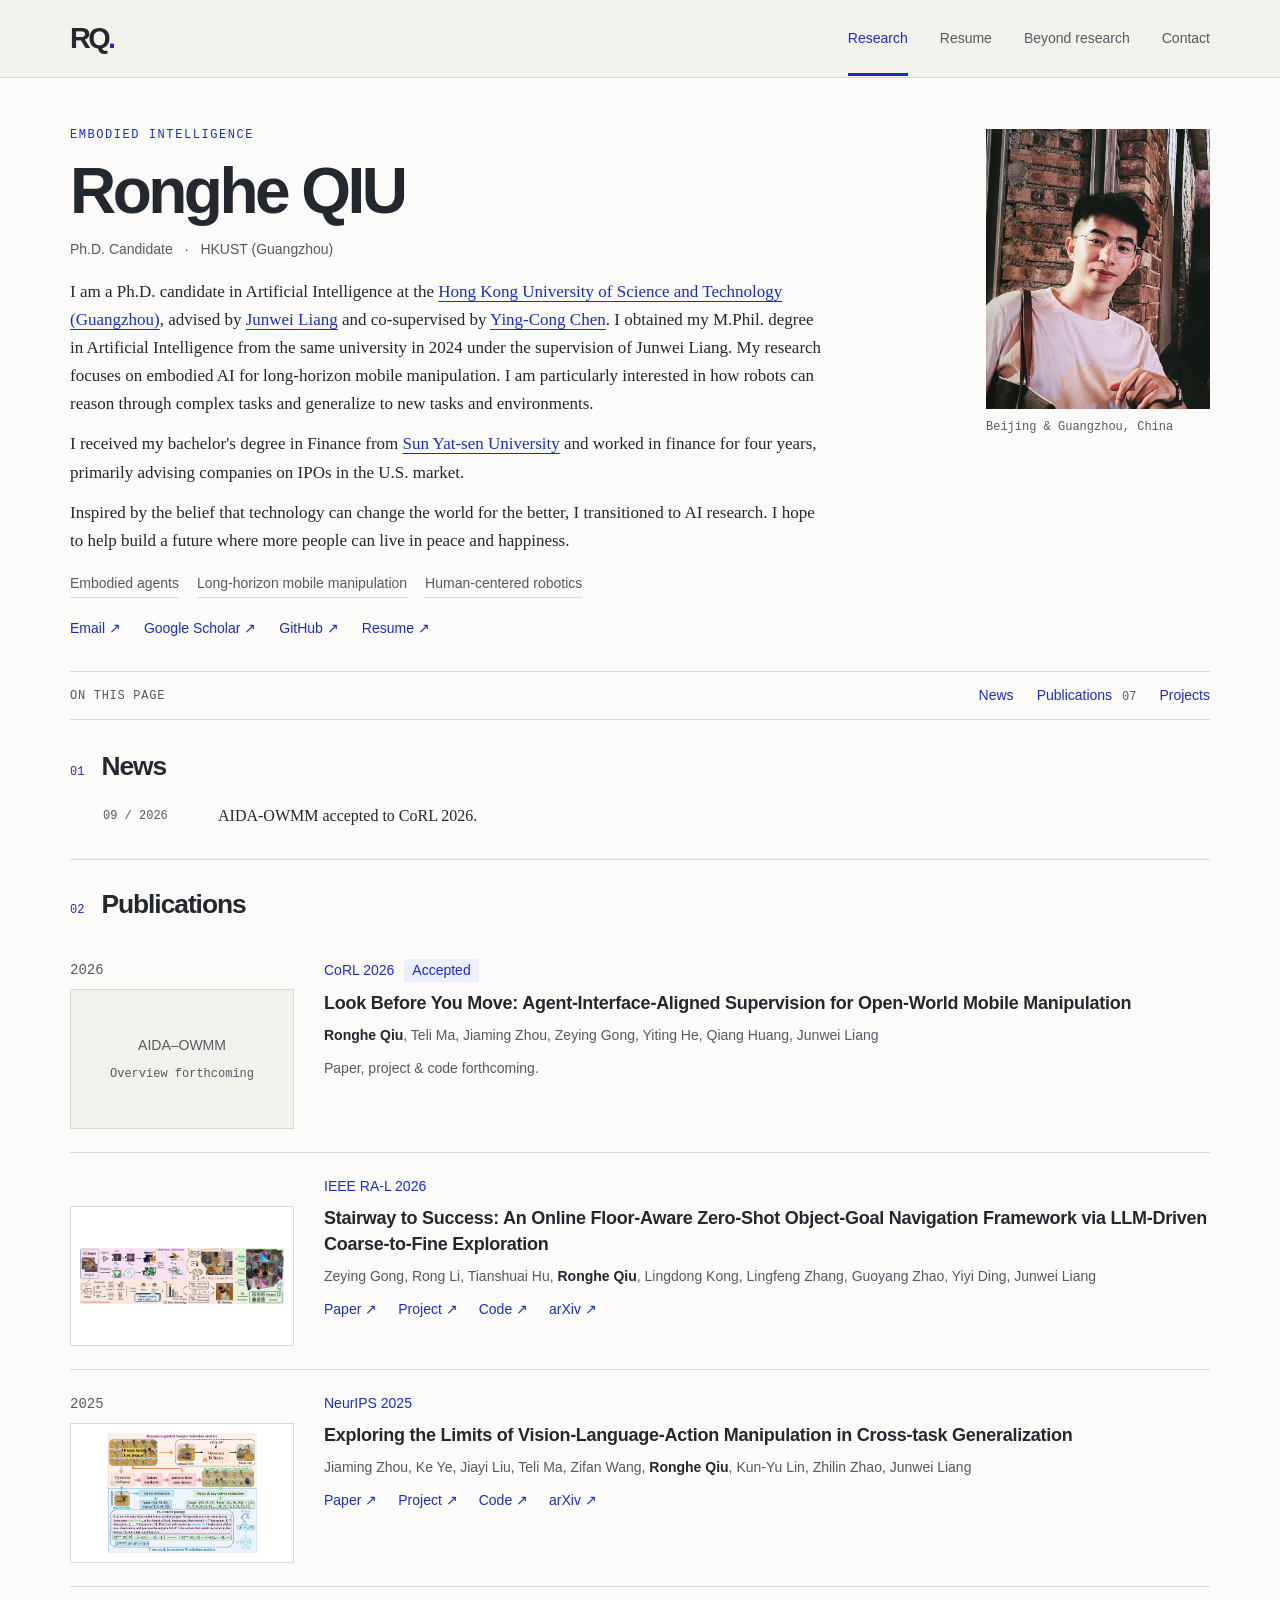
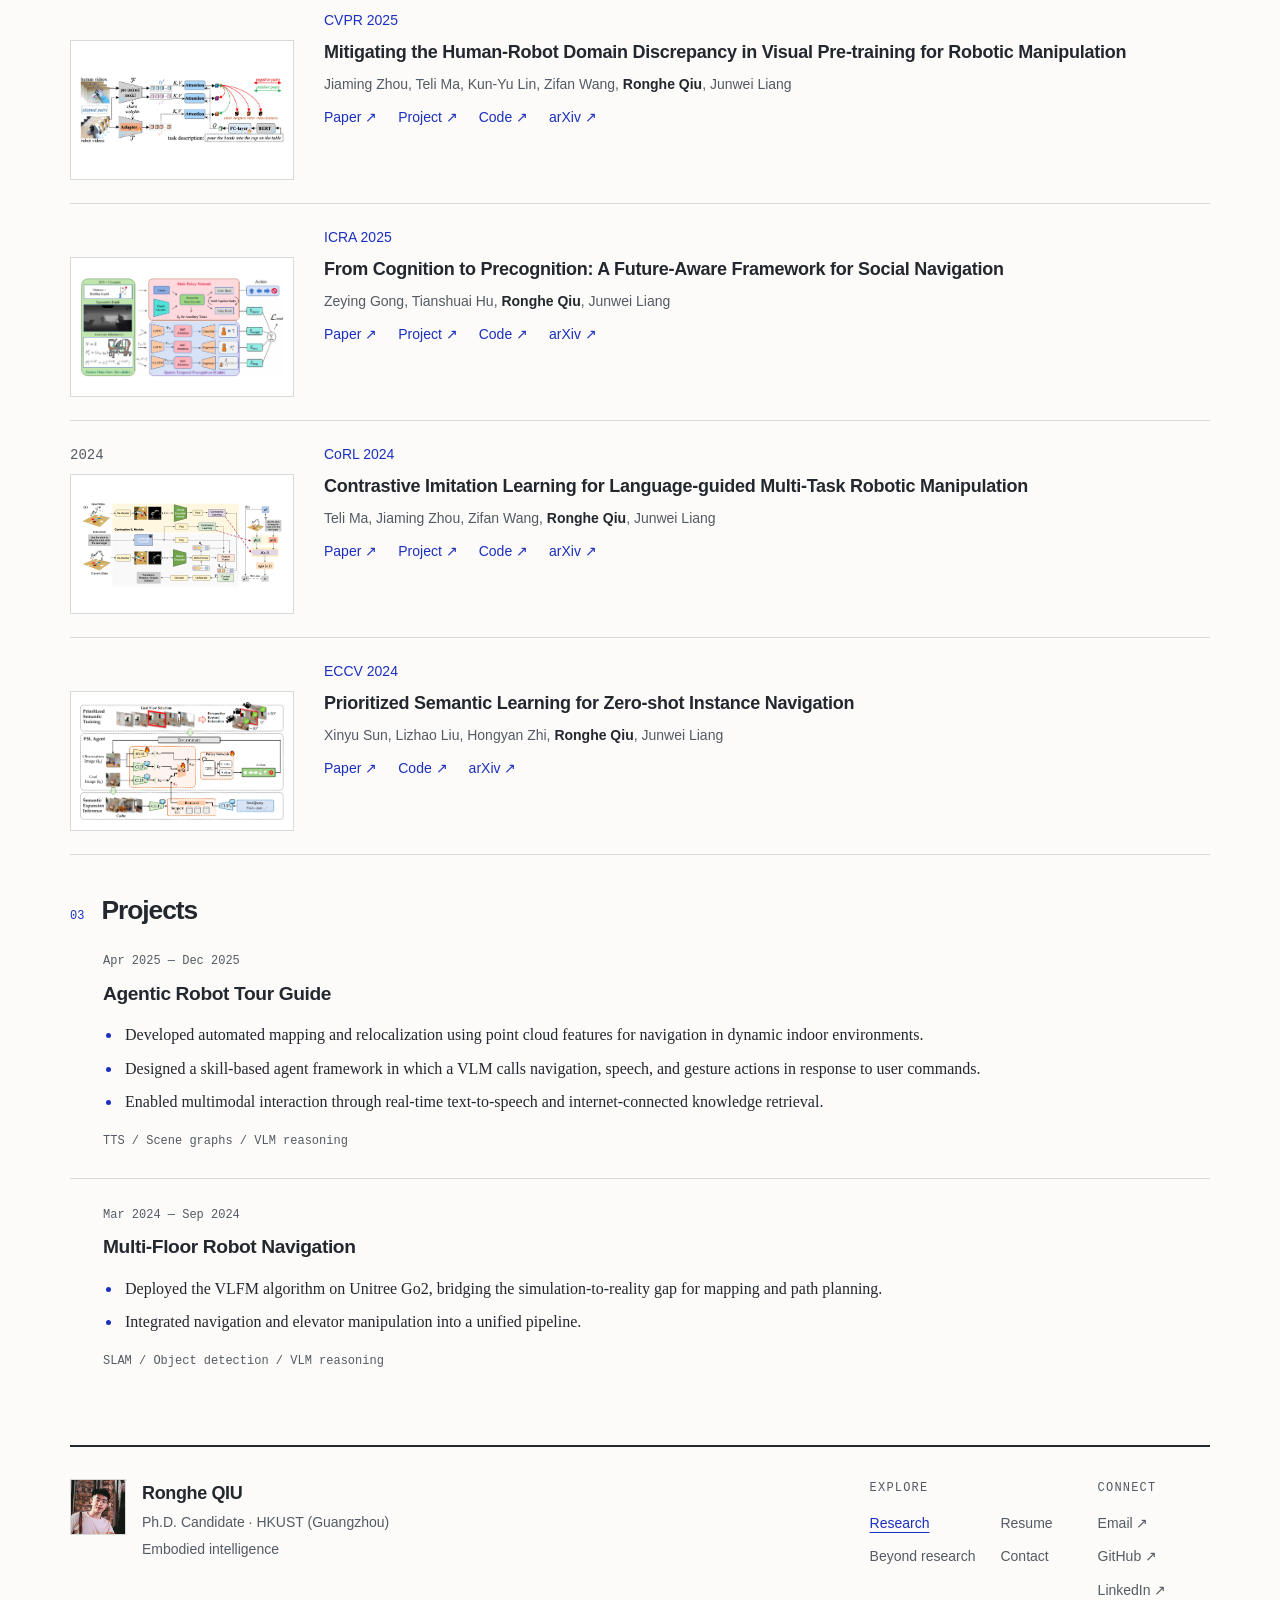
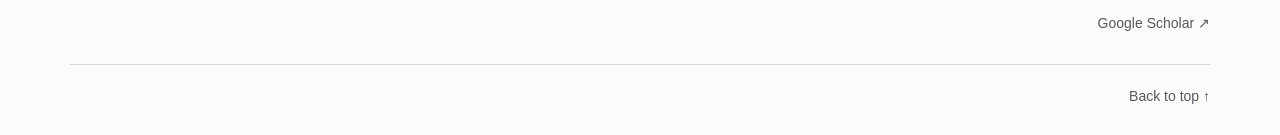
<file: index.html>
<!doctype html>
<html lang="en">
<head>
  <meta charset="utf-8">
  <meta name="viewport" content="width=device-width, initial-scale=1">
  <title>Research | Ronghe QIU</title>
  <meta name="description" content="I am a Ph.D. candidate in Artificial Intelligence at the Hong Kong University of Science and Technology (Guangzhou), advised by Junwei Liang and co-supervised by Ying-Cong Chen. I obtained my M.Phil. degree in Artificial Intelligence from the same university in 2024 under the supervision of Junwei Liang. My research focuses on embodied AI for long-horizon mobile manipulation. I am particularly interested in how robots can reason through complex tasks and generalize to new tasks and environments.">
  <meta name="author" content="Ronghe QIU">
  <link rel="canonical" href="https://connerqiu.github.io/">
  <link rel="stylesheet" href="assets/styles.css">
</head>
<body class="page-research">
  <a class="skip-link" href="#main">Skip to content</a>
  <header class="site-header"><div class="header-inner">
    <a class="wordmark" href="index.html" aria-label="Ronghe QIU home">RQ<span class="wordmark-dot">.</span></a>
    <nav class="site-nav" aria-label="Main navigation"><a href="index.html" aria-current="page">Research</a><a href="resume.html">Resume</a><a href="beyond.html">Beyond research</a><a href="contact.html">Contact</a></nav>
  </div></header>
  <main id="main" class="site-main">
    <section id="about" class="intro" aria-labelledby="name">
      <div class="intro-copy"><p class="eyebrow">EMBODIED INTELLIGENCE</p>
        <h1 id="name">Ronghe QIU</h1>
        <p class="role-line">Ph.D. Candidate <span>·</span> HKUST (Guangzhou)</p>
        <p class="bio">I am a Ph.D. candidate in Artificial Intelligence at the <a href="https://www.hkust-gz.edu.cn/" class="" target="_blank" rel="noopener noreferrer">Hong Kong University of Science and Technology (Guangzhou)</a>, advised by <a href="https://junweiliang.me/" class="" target="_blank" rel="noopener noreferrer">Junwei Liang</a> and co-supervised by <a href="https://www.yingcong.me/" class="" target="_blank" rel="noopener noreferrer">Ying-Cong Chen</a>. I obtained my M.Phil. degree in Artificial Intelligence from the same university in 2024 under the supervision of Junwei Liang. My research focuses on embodied AI for long-horizon mobile manipulation. I am particularly interested in how robots can reason through complex tasks and generalize to new tasks and environments.</p>
        <p class="bio">I received my bachelor&#x27;s degree in Finance from <a href="https://www.sysu.edu.cn/sysuen/" class="" target="_blank" rel="noopener noreferrer">Sun Yat-sen University</a> and worked in finance for four years, primarily advising companies on IPOs in the U.S. market.</p>
        <p class="bio">Inspired by the belief that technology can change the world for the better, I transitioned to AI research. I hope to help build a future where more people can live in peace and happiness.</p>
        <ul class="interest-list" aria-label="Research interests"><li>Embodied agents</li><li>Long-horizon mobile manipulation</li><li>Human-centered robotics</li></ul>
        <div class="intro-links"><a href="contact.html#contact-title" class="">Email ↗</a><a href="https://scholar.google.com/citations?user=QOwOHZMAAAAJ&amp;hl=en" class="" target="_blank" rel="noopener noreferrer">Google Scholar ↗</a><a href="https://github.com/ConnerQiu" class="" target="_blank" rel="noopener noreferrer">GitHub ↗</a><a href="resume.html" class="">Resume ↗</a></div>
      </div>
      <figure class="portrait"><img src="assets/images/portrait.jpg" alt="Portrait of Ronghe QIU" width="1531" height="2041" fetchpriority="high"><figcaption>Beijing &amp; Guangzhou, China</figcaption></figure>
    </section>
    <nav class="home-jumps" aria-label="On this page"><span>ON THIS PAGE</span><a href="#news">News</a><a href="#publications">Publications <span class="count">07</span></a><a href="#projects">Projects</a></nav>
    <section id="news" class="news-section"><div class="section-heading"><h2><span class="section-number">01</span>News</h2><span class="section-note"></span></div><ul class="news-list"><li><span class="news-date">09 / 2026</span><p>AIDA-OWMM accepted to CoRL 2026.</p></li></ul></section>
    <section id="publications" class="publications-section"><div class="section-heading"><h2><span class="section-number">02</span>Publications</h2><span class="section-note"></span></div><article class="publication" id="look-before-you-move">
          <div class="publication-visual"><div class="publication-year">2026</div><div class="publication-figure figure-pending" role="img" aria-label="Research overview image forthcoming"><span>AIDA–OWMM</span><small>Overview forthcoming</small></div></div><div class="publication-body">
          <div class="publication-meta"><span class="venue">CoRL 2026</span><span class="accepted">Accepted</span></div>
          <h3>Look Before You Move: Agent-Interface-Aligned Supervision for Open-World Mobile Manipulation</h3><p class="authors"><strong>Ronghe Qiu</strong>, Teli Ma, Jiaming Zhou, Zeying Gong, Yiting He, Qiang Huang, Junwei Liang</p><p class="links-pending">Paper, project &amp; code forthcoming.</p></div></article><article class="publication" id="stairway-to-success">
          <div class="publication-visual"><div class="publication-year"></div><a class="publication-figure" href="assets/images/publications/ascent.png" target="_blank" rel="noopener noreferrer" aria-label="View research overview: Stairway to Success: An Online Floor-Aware Zero-Shot Object-Goal Navigation Framework via LLM-Driven Coarse-to-Fine Exploration"><img src="assets/images/publications/ascent.png" alt="ASCENT framework for online floor-aware object-goal navigation" loading="lazy" width="320" height="200"></a></div><div class="publication-body">
          <div class="publication-meta"><span class="venue">IEEE RA-L 2026</span></div>
          <h3><a href="https://arxiv.org/pdf/2505.23019" class="" target="_blank" rel="noopener noreferrer">Stairway to Success: An Online Floor-Aware Zero-Shot Object-Goal Navigation Framework via LLM-Driven Coarse-to-Fine Exploration</a></h3><p class="authors">Zeying Gong, Rong Li, Tianshuai Hu, <strong>Ronghe Qiu</strong>, Lingdong Kong, Lingfeng Zhang, Guoyang Zhao, Yiyi Ding, Junwei Liang</p><div class="publication-links"><a href="https://arxiv.org/pdf/2505.23019" class="paper-link" target="_blank" rel="noopener noreferrer">Paper ↗</a><a href="https://zeying-gong.github.io/projects/ascent/" class="paper-link" target="_blank" rel="noopener noreferrer">Project ↗</a><a href="https://github.com/Zeying-Gong/ascent" class="paper-link" target="_blank" rel="noopener noreferrer">Code ↗</a><a href="https://arxiv.org/abs/2505.23019" class="paper-link" target="_blank" rel="noopener noreferrer">arXiv ↗</a></div></div></article><article class="publication" id="cross-task-generalization">
          <div class="publication-visual"><div class="publication-year">2025</div><a class="publication-figure" href="assets/images/publications/x-icm.png" target="_blank" rel="noopener noreferrer" aria-label="View research overview: Exploring the Limits of Vision-Language-Action Manipulation in Cross-task Generalization"><img src="assets/images/publications/x-icm.png" alt="Exploring the Limits of Vision-Language-Action Manipulation in Cross-task Generalization — research overview" loading="lazy" width="320" height="200"></a></div><div class="publication-body">
          <div class="publication-meta"><span class="venue">NeurIPS 2025</span></div>
          <h3><a href="https://proceedings.neurips.cc/paper_files/paper/2025/hash/cc92809cd8dfbd035801966ab4896741-Abstract-Conference.html" class="" target="_blank" rel="noopener noreferrer">Exploring the Limits of Vision-Language-Action Manipulation in Cross-task Generalization</a></h3><p class="authors">Jiaming Zhou, Ke Ye, Jiayi Liu, Teli Ma, Zifan Wang, <strong>Ronghe Qiu</strong>, Kun-Yu Lin, Zhilin Zhao, Junwei Liang</p><div class="publication-links"><a href="https://proceedings.neurips.cc/paper_files/paper/2025/hash/cc92809cd8dfbd035801966ab4896741-Abstract-Conference.html" class="paper-link" target="_blank" rel="noopener noreferrer">Paper ↗</a><a href="https://jiaming-zhou.github.io/AGNOSTOS/" class="paper-link" target="_blank" rel="noopener noreferrer">Project ↗</a><a href="https://github.com/jiaming-zhou/X-ICM" class="paper-link" target="_blank" rel="noopener noreferrer">Code ↗</a><a href="https://arxiv.org/abs/2505.15660" class="paper-link" target="_blank" rel="noopener noreferrer">arXiv ↗</a></div></div></article><article class="publication" id="human-robot-domain">
          <div class="publication-visual"><div class="publication-year"></div><a class="publication-figure" href="assets/images/publications/human-robot-align.jpg" target="_blank" rel="noopener noreferrer" aria-label="View research overview: Mitigating the Human-Robot Domain Discrepancy in Visual Pre-training for Robotic Manipulation"><img src="assets/images/publications/human-robot-align.jpg" alt="Mitigating the Human-Robot Domain Discrepancy in Visual Pre-training for Robotic Manipulation — research overview" loading="lazy" width="320" height="200"></a></div><div class="publication-body">
          <div class="publication-meta"><span class="venue">CVPR 2025</span></div>
          <h3><a href="https://openaccess.thecvf.com/content/CVPR2025/html/Zhou_Mitigating_the_Human-Robot_Domain_Discrepancy_in_Visual_Pre-training_for_Robotic_CVPR_2025_paper.html" class="" target="_blank" rel="noopener noreferrer">Mitigating the Human-Robot Domain Discrepancy in Visual Pre-training for Robotic Manipulation</a></h3><p class="authors">Jiaming Zhou, Teli Ma, Kun-Yu Lin, Zifan Wang, <strong>Ronghe Qiu</strong>, Junwei Liang</p><div class="publication-links"><a href="https://openaccess.thecvf.com/content/CVPR2025/html/Zhou_Mitigating_the_Human-Robot_Domain_Discrepancy_in_Visual_Pre-training_for_Robotic_CVPR_2025_paper.html" class="paper-link" target="_blank" rel="noopener noreferrer">Paper ↗</a><a href="https://jiaming-zhou.github.io/projects/HumanRobotAlign/" class="paper-link" target="_blank" rel="noopener noreferrer">Project ↗</a><a href="https://github.com/jiaming-zhou/HumanRobotAlign" class="paper-link" target="_blank" rel="noopener noreferrer">Code ↗</a><a href="https://arxiv.org/abs/2406.14235" class="paper-link" target="_blank" rel="noopener noreferrer">arXiv ↗</a></div></div></article><article class="publication" id="precognition">
          <div class="publication-visual"><div class="publication-year"></div><a class="publication-figure" href="assets/images/publications/falcon.png" target="_blank" rel="noopener noreferrer" aria-label="View research overview: From Cognition to Precognition: A Future-Aware Framework for Social Navigation"><img src="assets/images/publications/falcon.png" alt="From Cognition to Precognition: A Future-Aware Framework for Social Navigation — research overview" loading="lazy" width="320" height="200"></a></div><div class="publication-body">
          <div class="publication-meta"><span class="venue">ICRA 2025</span></div>
          <h3><a href="https://doi.org/10.1109/ICRA55743.2025.11127910" class="" target="_blank" rel="noopener noreferrer">From Cognition to Precognition: A Future-Aware Framework for Social Navigation</a></h3><p class="authors">Zeying Gong, Tianshuai Hu, <strong>Ronghe Qiu</strong>, Junwei Liang</p><div class="publication-links"><a href="https://doi.org/10.1109/ICRA55743.2025.11127910" class="paper-link" target="_blank" rel="noopener noreferrer">Paper ↗</a><a href="https://zeying-gong.github.io/projects/falcon/" class="paper-link" target="_blank" rel="noopener noreferrer">Project ↗</a><a href="https://github.com/Zeying-Gong/Falcon" class="paper-link" target="_blank" rel="noopener noreferrer">Code ↗</a><a href="https://arxiv.org/abs/2409.13244" class="paper-link" target="_blank" rel="noopener noreferrer">arXiv ↗</a></div></div></article><article class="publication" id="contrastive-imitation">
          <div class="publication-visual"><div class="publication-year">2024</div><a class="publication-figure" href="assets/images/publications/sigma-agent.png" target="_blank" rel="noopener noreferrer" aria-label="View research overview: Contrastive Imitation Learning for Language-guided Multi-Task Robotic Manipulation"><img src="assets/images/publications/sigma-agent.png" alt="Contrastive Imitation Learning for Language-guided Multi-Task Robotic Manipulation — research overview" loading="lazy" width="320" height="200"></a></div><div class="publication-body">
          <div class="publication-meta"><span class="venue">CoRL 2024</span></div>
          <h3><a href="https://proceedings.mlr.press/v270/ma25a.html" class="" target="_blank" rel="noopener noreferrer">Contrastive Imitation Learning for Language-guided Multi-Task Robotic Manipulation</a></h3><p class="authors">Teli Ma, Jiaming Zhou, Zifan Wang, <strong>Ronghe Qiu</strong>, Junwei Liang</p><div class="publication-links"><a href="https://proceedings.mlr.press/v270/ma25a.html" class="paper-link" target="_blank" rel="noopener noreferrer">Paper ↗</a><a href="https://teleema.github.io/projects/Sigma_Agent/" class="paper-link" target="_blank" rel="noopener noreferrer">Project ↗</a><a href="https://github.com/TeleeMa/Sigma-Agent" class="paper-link" target="_blank" rel="noopener noreferrer">Code ↗</a><a href="https://arxiv.org/abs/2406.09738" class="paper-link" target="_blank" rel="noopener noreferrer">arXiv ↗</a></div></div></article><article class="publication" id="semantic-learning">
          <div class="publication-visual"><div class="publication-year"></div><a class="publication-figure" href="assets/images/publications/psl-instancenav.png" target="_blank" rel="noopener noreferrer" aria-label="View research overview: Prioritized Semantic Learning for Zero-shot Instance Navigation"><img src="assets/images/publications/psl-instancenav.png" alt="Prioritized Semantic Learning for Zero-shot Instance Navigation — research overview" loading="lazy" width="320" height="200"></a></div><div class="publication-body">
          <div class="publication-meta"><span class="venue">ECCV 2024</span></div>
          <h3><a href="https://www.ecva.net/papers/eccv_2024/papers_ECCV/html/1872_ECCV_2024_paper.php" class="" target="_blank" rel="noopener noreferrer">Prioritized Semantic Learning for Zero-shot Instance Navigation</a></h3><p class="authors">Xinyu Sun, Lizhao Liu, Hongyan Zhi, <strong>Ronghe Qiu</strong>, Junwei Liang</p><div class="publication-links"><a href="https://www.ecva.net/papers/eccv_2024/papers_ECCV/html/1872_ECCV_2024_paper.php" class="paper-link" target="_blank" rel="noopener noreferrer">Paper ↗</a><a href="https://github.com/XinyuSun/PSL-InstanceNav" class="paper-link" target="_blank" rel="noopener noreferrer">Code ↗</a><a href="https://arxiv.org/abs/2403.11650" class="paper-link" target="_blank" rel="noopener noreferrer">arXiv ↗</a></div></div></article></section>
    <section id="projects" class="research-projects"><div class="section-heading"><h2><span class="section-number">03</span>Projects</h2><span class="section-note"></span></div><article class="resume-entry research-project"><span class="entry-date">Apr 2025 — Dec 2025</span>
        <h3>Agentic Robot Tour Guide</h3><ul class="detail-list"><li>Developed automated mapping and relocalization using point cloud features for navigation in dynamic indoor environments.</li><li>Designed a skill-based agent framework in which a VLM calls navigation, speech, and gesture actions in response to user commands.</li><li>Enabled multimodal interaction through real-time text-to-speech and internet-connected knowledge retrieval.</li></ul>
        <p class="tools">TTS / Scene graphs / VLM reasoning</p></article><article class="resume-entry research-project"><span class="entry-date">Mar 2024 — Sep 2024</span>
        <h3>Multi-Floor Robot Navigation</h3><ul class="detail-list"><li>Deployed the VLFM algorithm on Unitree Go2, bridging the simulation-to-reality gap for mapping and path planning.</li><li>Integrated navigation and elevator manipulation into a unified pipeline.</li></ul>
        <p class="tools">SLAM / Object detection / VLM reasoning</p></article></section>
    </main>
  <footer id="footer" class="site-footer">
    <div class="footer-top">
      <div class="footer-identity">
        <img class="footer-portrait" src="assets/images/portrait.jpg" alt="" width="56" height="56" loading="lazy">
        <div><a class="footer-name" href="index.html">Ronghe QIU</a>
          <p class="footer-role">Ph.D. Candidate · HKUST (Guangzhou)</p>
          <p class="footer-description">Embodied intelligence</p></div>
      </div>
      <nav class="footer-navigation" aria-label="Footer navigation"><span class="footer-label">Explore</span><div class="footer-links"><a href="index.html" aria-current="page">Research</a><a href="resume.html">Resume</a><a href="beyond.html">Beyond research</a><a href="contact.html">Contact</a></div></nav>
      <nav class="footer-connect" aria-label="Contact and social links"><span class="footer-label">Connect</span><div class="footer-social">
        <a href="mailto:rqiu683@connect.hkust-gz.edu.cn" class="">Email ↗</a><a href="https://github.com/ConnerQiu" class="" target="_blank" rel="noopener noreferrer">GitHub ↗</a><a href="https://www.linkedin.com/in/conner-qiu-98a81833a/" class="" target="_blank" rel="noopener noreferrer">LinkedIn ↗</a><a href="https://scholar.google.com/citations?user=QOwOHZMAAAAJ&amp;hl=en" class="" target="_blank" rel="noopener noreferrer">Google Scholar ↗</a></div></nav>
    </div>
    <div class="footer-bottom"><a href="#main">Back to top ↑</a></div>
  </footer>
</body>
</html>
</file>
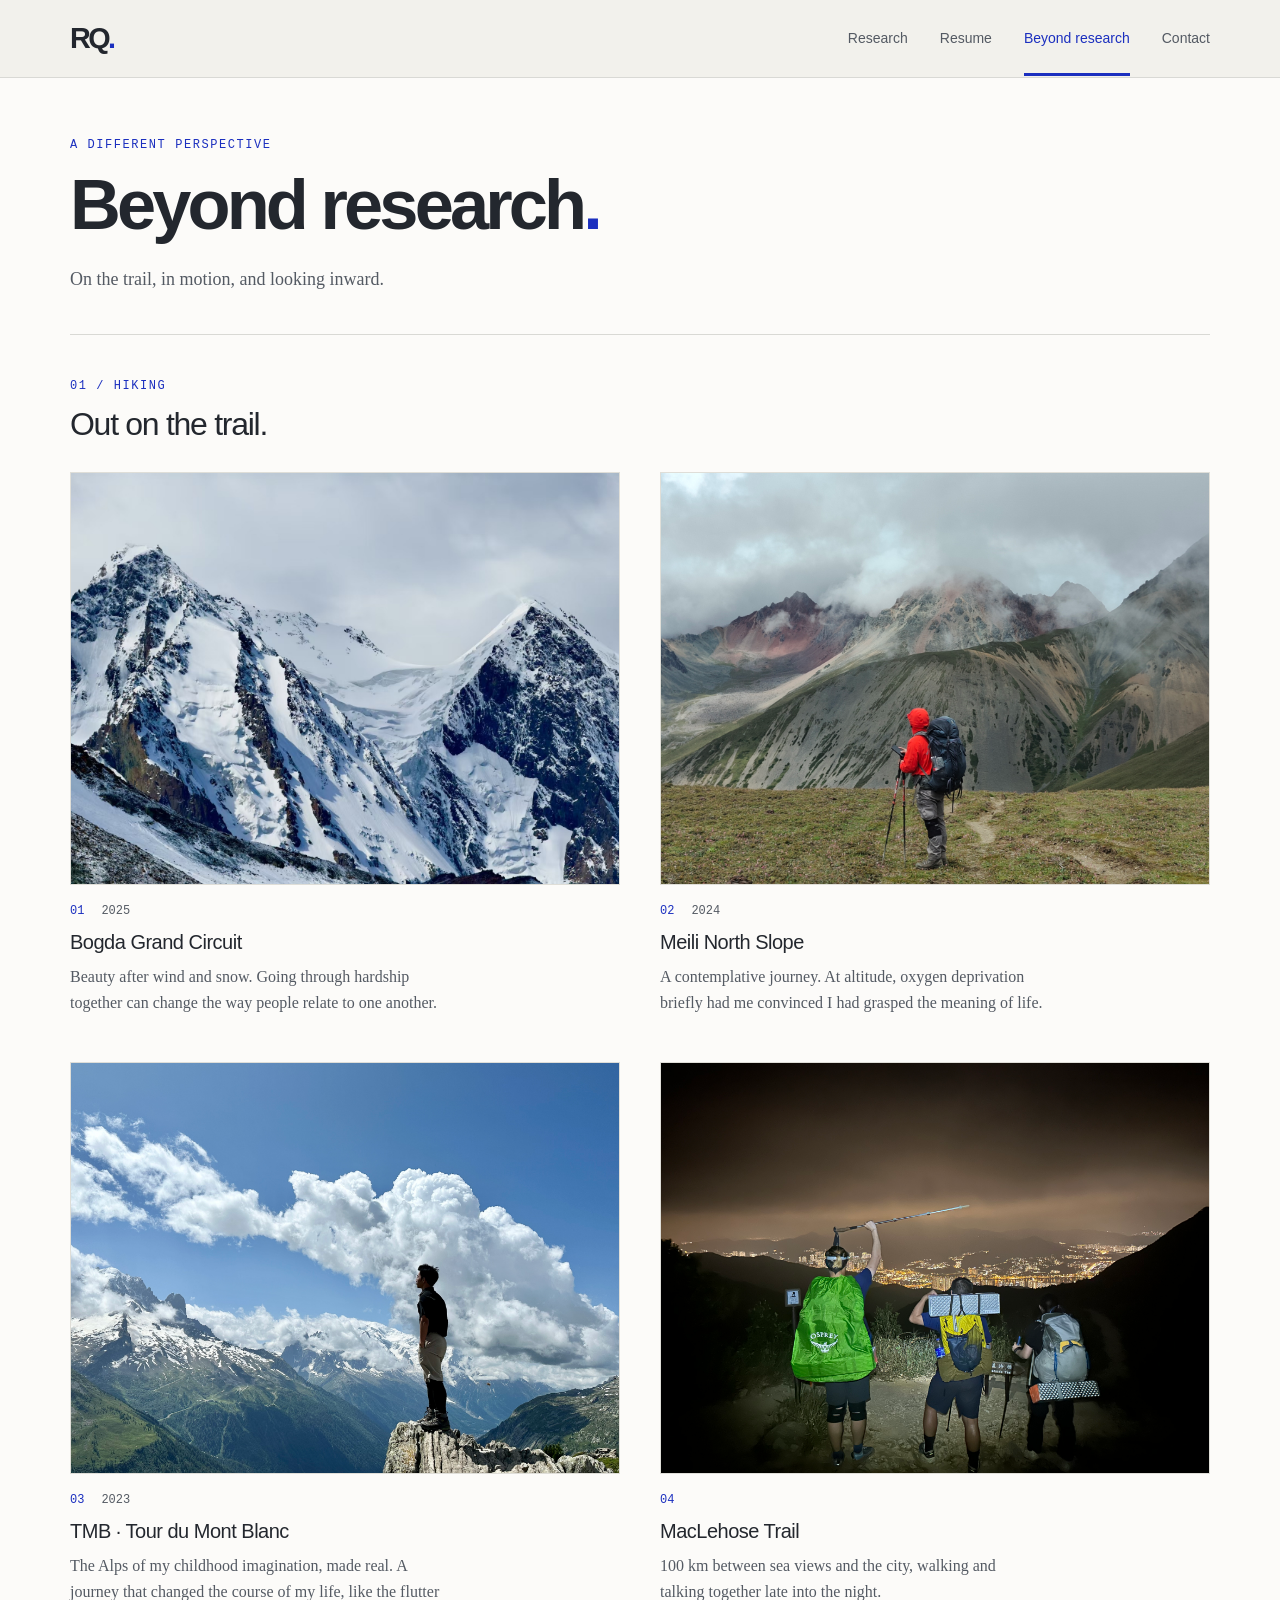
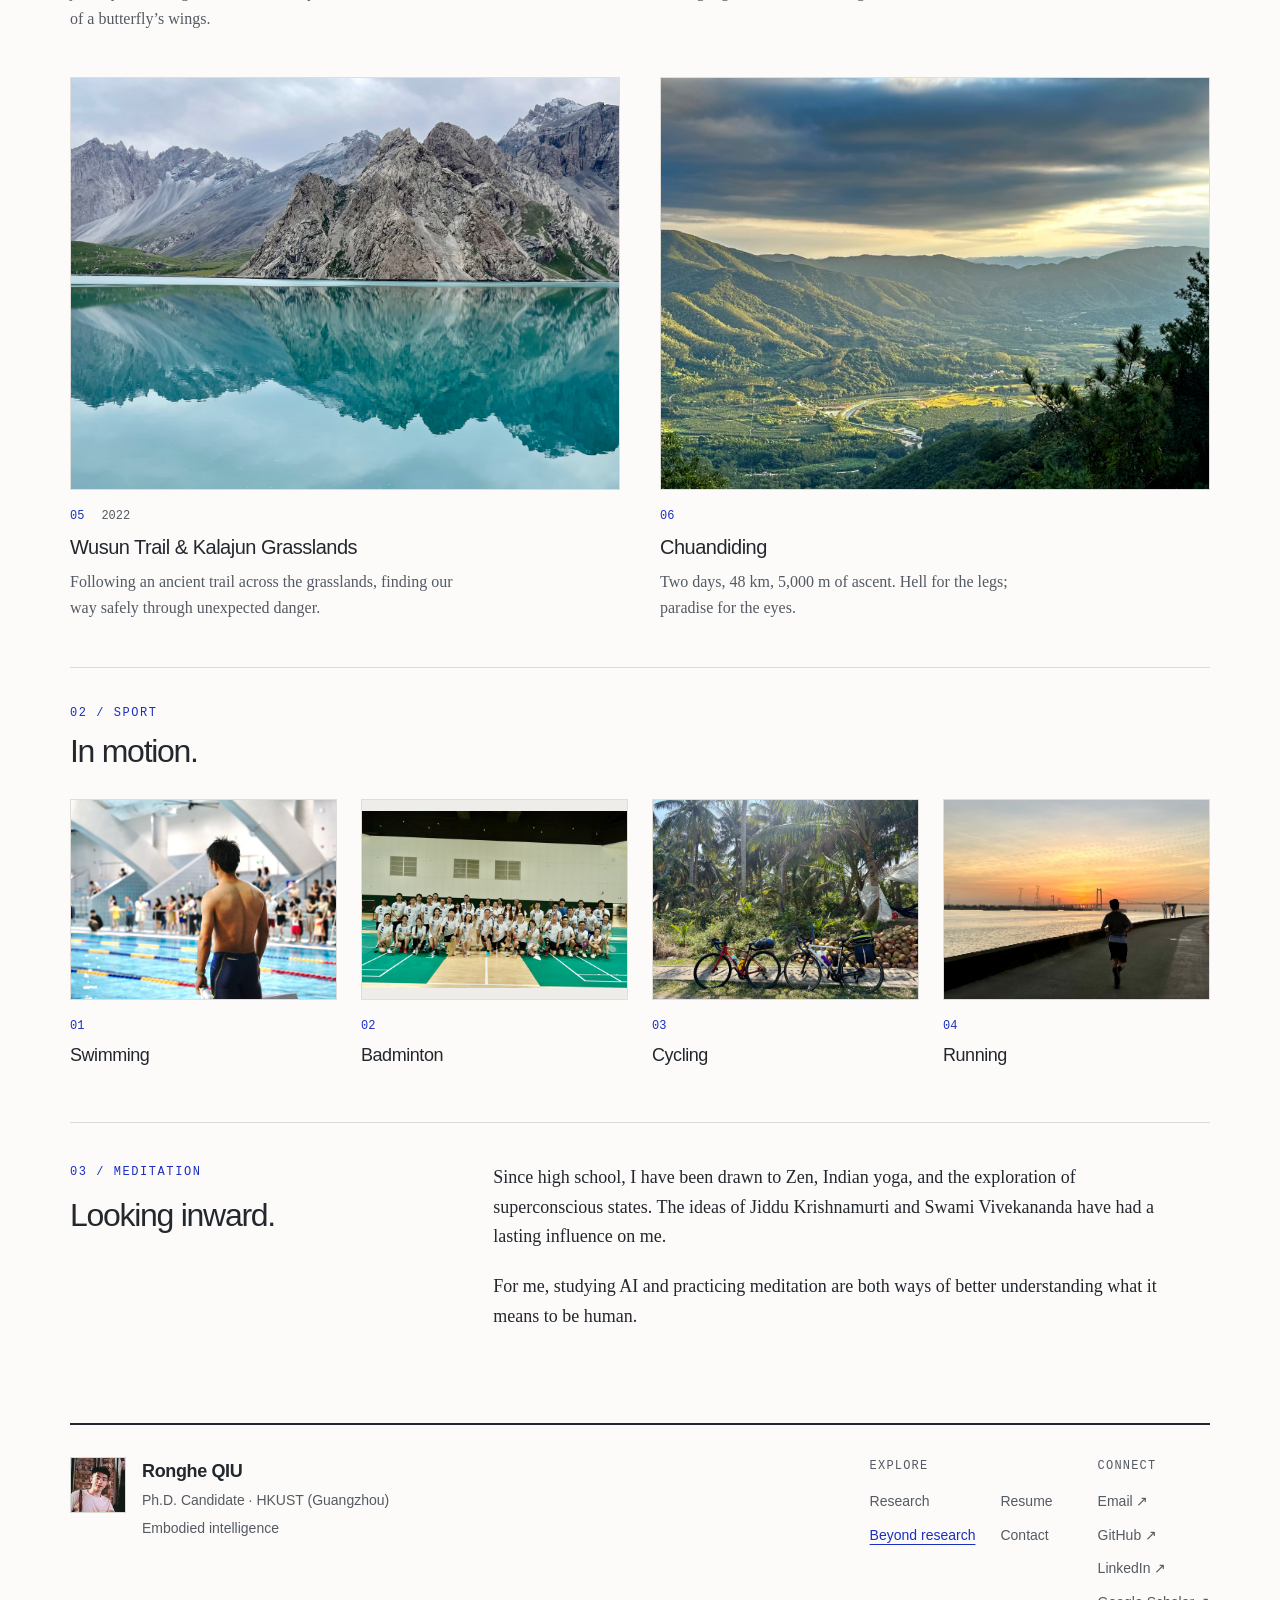
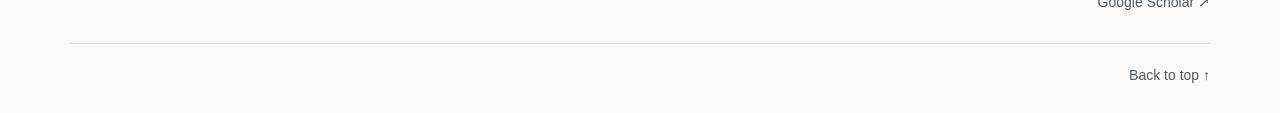
<file: beyond.html>
<!doctype html>
<html lang="en">
<head>
  <meta charset="utf-8">
  <meta name="viewport" content="width=device-width, initial-scale=1">
  <title>Beyond research | Ronghe QIU</title>
  <meta name="description" content="Hiking, sport, and meditation — life beyond research with Ronghe QIU.">
  <meta name="author" content="Ronghe QIU">
  <link rel="canonical" href="https://connerqiu.github.io/beyond.html">
  <link rel="stylesheet" href="assets/styles.css">
</head>
<body class="page-beyond">
  <a class="skip-link" href="#main">Skip to content</a>
  <header class="site-header"><div class="header-inner">
    <a class="wordmark" href="index.html" aria-label="Ronghe QIU home">RQ<span class="wordmark-dot">.</span></a>
    <nav class="site-nav" aria-label="Main navigation"><a href="index.html">Research</a><a href="resume.html">Resume</a><a href="beyond.html" aria-current="page">Beyond research</a><a href="contact.html">Contact</a></nav>
  </div></header>
  <main id="main" class="site-main">
      <header class="page-heading"><div><p class="eyebrow">A DIFFERENT PERSPECTIVE</p><h1>Beyond research<span class="blue-period">.</span></h1>
        <p class="page-lede">On the trail, in motion, and looking inward.</p></div></header>
      <section class="gallery-section" aria-labelledby="hiking-title">
        <div class="gallery-heading"><p class="eyebrow">01 / HIKING</p><h2 id="hiking-title">Out on the trail.</h2></div>
        <div class="gallery-grid hiking-gallery"><figure class="gallery-item" id="bogda"><div class="gallery-image"><img src="assets/images/beyond/bogda.jpg" alt="Bogda Grand Circuit hike" loading="lazy" width="1200" height="900"></div>
          <figcaption><div class="gallery-meta"><span>01</span><span>2025</span></div><h3>Bogda Grand Circuit</h3><p>Beauty after wind and snow. Going through hardship together can change the way people relate to one another.</p></figcaption></figure><figure class="gallery-item" id="meili"><div class="gallery-image"><img src="assets/images/beyond/meili.jpg" alt="Meili North Slope hike" loading="lazy" width="1200" height="900"></div>
          <figcaption><div class="gallery-meta"><span>02</span><span>2024</span></div><h3>Meili North Slope</h3><p>A contemplative journey. At altitude, oxygen deprivation briefly had me convinced I had grasped the meaning of life.</p></figcaption></figure><figure class="gallery-item" id="tmb"><div class="gallery-image"><img src="assets/images/beyond/tmb.jpg" alt="Tour du Mont Blanc hike" loading="lazy" width="1200" height="900"></div>
          <figcaption><div class="gallery-meta"><span>03</span><span>2023</span></div><h3>TMB · Tour du Mont Blanc</h3><p>The Alps of my childhood imagination, made real. A journey that changed the course of my life, like the flutter of a butterfly’s wings.</p></figcaption></figure><figure class="gallery-item" id="maclehose"><div class="gallery-image"><img src="assets/images/beyond/maclehose.jpg" alt="MacLehose Trail hike" loading="lazy" width="1200" height="900"></div>
          <figcaption><div class="gallery-meta"><span>04</span></div><h3>MacLehose Trail</h3><p>100 km between sea views and the city, walking and talking together late into the night.</p></figcaption></figure><figure class="gallery-item" id="wusun-kalajun"><div class="gallery-image"><img src="assets/images/beyond/wusun-kalajun.jpg" alt="Wusun Trail and Kalajun Grasslands hike" loading="lazy" width="1200" height="900"></div>
          <figcaption><div class="gallery-meta"><span>05</span><span>2022</span></div><h3>Wusun Trail &amp; Kalajun Grasslands</h3><p>Following an ancient trail across the grasslands, finding our way safely through unexpected danger.</p></figcaption></figure><figure class="gallery-item" id="chuandiding"><div class="gallery-image"><img src="assets/images/beyond/chuandiding.jpg" alt="Chuandiding hike" loading="lazy" width="1200" height="900"></div>
          <figcaption><div class="gallery-meta"><span>06</span></div><h3>Chuandiding</h3><p>Two days, 48 km, 5,000 m of ascent. Hell for the legs; paradise for the eyes.</p></figcaption></figure></div>
      </section>
      <section class="gallery-section" aria-labelledby="sports-title"><div class="gallery-heading"><p class="eyebrow">02 / SPORT</p><h2 id="sports-title">In motion.</h2></div><div class="gallery-grid sports-gallery"><figure class="gallery-item" id="swimming"><div class="gallery-image"><img src="assets/images/beyond/swimming.jpg" alt="Swimming" loading="lazy" width="1200" height="900"></div>
          <figcaption><div class="gallery-meta"><span>01</span></div><h3>Swimming</h3></figcaption></figure><figure class="gallery-item" id="badminton"><div class="gallery-image gallery-image--contain"><img src="assets/images/beyond/badminton.jpg" alt="Badminton" loading="lazy" width="1200" height="900"></div>
          <figcaption><div class="gallery-meta"><span>02</span></div><h3>Badminton</h3></figcaption></figure><figure class="gallery-item" id="cycling"><div class="gallery-image"><img src="assets/images/beyond/cycling.jpg" alt="Cycling" loading="lazy" width="1200" height="900"></div>
          <figcaption><div class="gallery-meta"><span>03</span></div><h3>Cycling</h3></figcaption></figure><figure class="gallery-item" id="running"><div class="gallery-image"><img src="assets/images/beyond/running.jpg" alt="Running" loading="lazy" width="1200" height="900"></div>
          <figcaption><div class="gallery-meta"><span>04</span></div><h3>Running</h3></figcaption></figure></div></section>
      <section class="meditation-section" aria-labelledby="meditation-title"><div><p class="eyebrow">03 / MEDITATION</p><h2 id="meditation-title">Looking inward.</h2></div>
        <div class="meditation-copy"><p>Since high school, I have been drawn to Zen, Indian yoga, and the exploration of superconscious states. The ideas of Jiddu Krishnamurti and Swami Vivekananda have had a lasting influence on me.</p><p>For me, studying AI and practicing meditation are both ways of better understanding what it means to be human.</p></div></section>
    </main>
  <footer id="footer" class="site-footer">
    <div class="footer-top">
      <div class="footer-identity">
        <img class="footer-portrait" src="assets/images/portrait.jpg" alt="" width="56" height="56" loading="lazy">
        <div><a class="footer-name" href="index.html">Ronghe QIU</a>
          <p class="footer-role">Ph.D. Candidate · HKUST (Guangzhou)</p>
          <p class="footer-description">Embodied intelligence</p></div>
      </div>
      <nav class="footer-navigation" aria-label="Footer navigation"><span class="footer-label">Explore</span><div class="footer-links"><a href="index.html">Research</a><a href="resume.html">Resume</a><a href="beyond.html" aria-current="page">Beyond research</a><a href="contact.html">Contact</a></div></nav>
      <nav class="footer-connect" aria-label="Contact and social links"><span class="footer-label">Connect</span><div class="footer-social">
        <a href="mailto:rqiu683@connect.hkust-gz.edu.cn" class="">Email ↗</a><a href="https://github.com/ConnerQiu" class="" target="_blank" rel="noopener noreferrer">GitHub ↗</a><a href="https://www.linkedin.com/in/conner-qiu-98a81833a/" class="" target="_blank" rel="noopener noreferrer">LinkedIn ↗</a><a href="https://scholar.google.com/citations?user=QOwOHZMAAAAJ&amp;hl=en" class="" target="_blank" rel="noopener noreferrer">Google Scholar ↗</a></div></nav>
    </div>
    <div class="footer-bottom"><a href="#main">Back to top ↑</a></div>
  </footer>
</body>
</html>
</file>
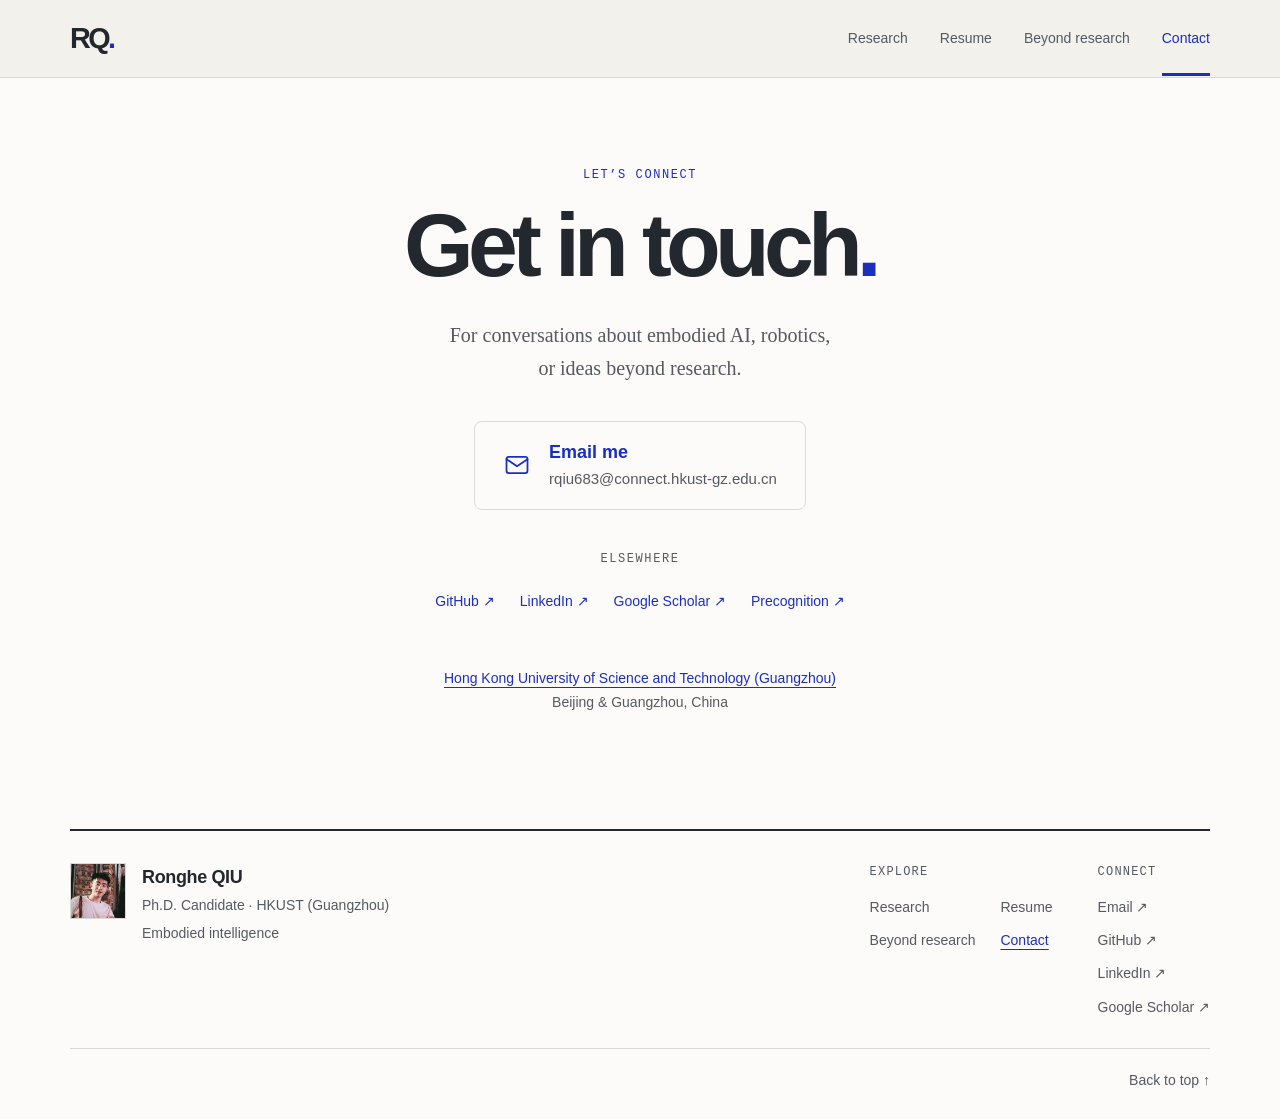
<file: contact.html>
<!doctype html>
<html lang="en">
<head>
  <meta charset="utf-8">
  <meta name="viewport" content="width=device-width, initial-scale=1">
  <title>Contact | Ronghe QIU</title>
  <meta name="description" content="Contact Ronghe QIU by email, GitHub, or LinkedIn.">
  <meta name="author" content="Ronghe QIU">
  <link rel="canonical" href="https://connerqiu.github.io/contact.html">
  <link rel="stylesheet" href="assets/styles.css">
</head>
<body class="page-contact">
  <a class="skip-link" href="#main">Skip to content</a>
  <header class="site-header"><div class="header-inner">
    <a class="wordmark" href="index.html" aria-label="Ronghe QIU home">RQ<span class="wordmark-dot">.</span></a>
    <nav class="site-nav" aria-label="Main navigation"><a href="index.html">Research</a><a href="resume.html">Resume</a><a href="beyond.html">Beyond research</a><a href="contact.html" aria-current="page">Contact</a></nav>
  </div></header>
  <main id="main" class="site-main">
      <section class="contact-page" aria-labelledby="contact-title"><p class="eyebrow">LET’S CONNECT</p>
        <h1 id="contact-title">Get in touch<span class="blue-period">.</span></h1>
        <p class="contact-intro">For conversations about embodied AI, robotics,<br class="desktop-break"> or ideas beyond research.</p>
        <a class="contact-email" href="mailto:rqiu683@connect.hkust-gz.edu.cn">
          <svg class="contact-email-icon" width="28" height="28" viewBox="0 0 24 24" fill="none" stroke="currentColor" stroke-width="1.5" stroke-linecap="round" stroke-linejoin="round" aria-hidden="true"><rect x="3" y="5" width="18" height="14" rx="2"/><path d="m3 7 9 6 9-6"/></svg>
          <span class="contact-email-text"><span class="contact-email-label">Email me</span><span class="contact-email-address">rqiu683@connect.hkust-gz.edu.cn</span></span>
        </a>
        <div class="contact-other"><span class="eyebrow">ELSEWHERE</span><div>
          <a href="https://github.com/ConnerQiu" class="" target="_blank" rel="noopener noreferrer">GitHub ↗</a><a href="https://www.linkedin.com/in/conner-qiu-98a81833a/" class="" target="_blank" rel="noopener noreferrer">LinkedIn ↗</a><a href="https://scholar.google.com/citations?user=QOwOHZMAAAAJ&amp;hl=en" class="" target="_blank" rel="noopener noreferrer">Google Scholar ↗</a><a href="https://precognition.team/" class="" target="_blank" rel="noopener noreferrer">Precognition ↗</a></div></div>
        <p class="contact-location"><a href="https://www.hkust-gz.edu.cn/" class="" target="_blank" rel="noopener noreferrer">Hong Kong University of Science and Technology (Guangzhou)</a><br>Beijing &amp; Guangzhou, China</p>
      </section></main>
  <footer id="footer" class="site-footer">
    <div class="footer-top">
      <div class="footer-identity">
        <img class="footer-portrait" src="assets/images/portrait.jpg" alt="" width="56" height="56" loading="lazy">
        <div><a class="footer-name" href="index.html">Ronghe QIU</a>
          <p class="footer-role">Ph.D. Candidate · HKUST (Guangzhou)</p>
          <p class="footer-description">Embodied intelligence</p></div>
      </div>
      <nav class="footer-navigation" aria-label="Footer navigation"><span class="footer-label">Explore</span><div class="footer-links"><a href="index.html">Research</a><a href="resume.html">Resume</a><a href="beyond.html">Beyond research</a><a href="contact.html" aria-current="page">Contact</a></div></nav>
      <nav class="footer-connect" aria-label="Contact and social links"><span class="footer-label">Connect</span><div class="footer-social">
        <a href="mailto:rqiu683@connect.hkust-gz.edu.cn" class="">Email ↗</a><a href="https://github.com/ConnerQiu" class="" target="_blank" rel="noopener noreferrer">GitHub ↗</a><a href="https://www.linkedin.com/in/conner-qiu-98a81833a/" class="" target="_blank" rel="noopener noreferrer">LinkedIn ↗</a><a href="https://scholar.google.com/citations?user=QOwOHZMAAAAJ&amp;hl=en" class="" target="_blank" rel="noopener noreferrer">Google Scholar ↗</a></div></nav>
    </div>
    <div class="footer-bottom"><a href="#main">Back to top ↑</a></div>
  </footer>
</body>
</html>
</file>
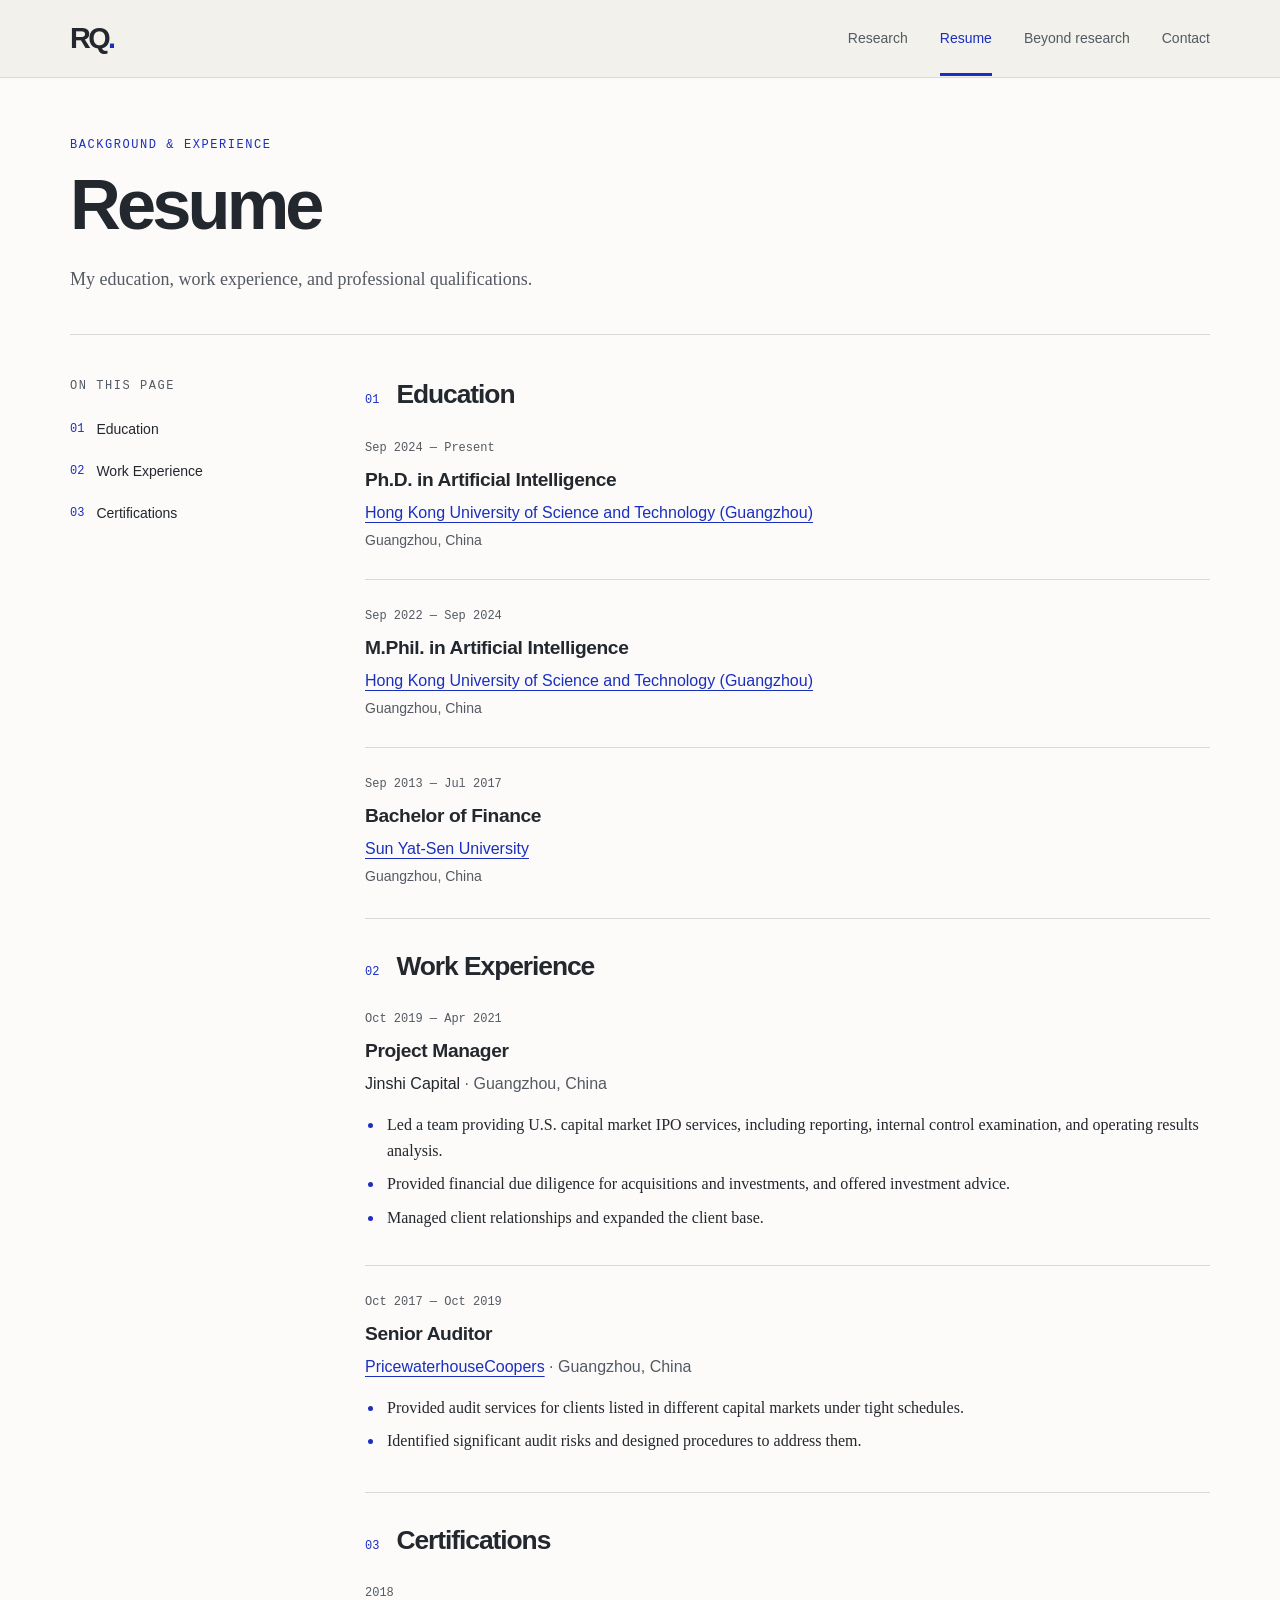
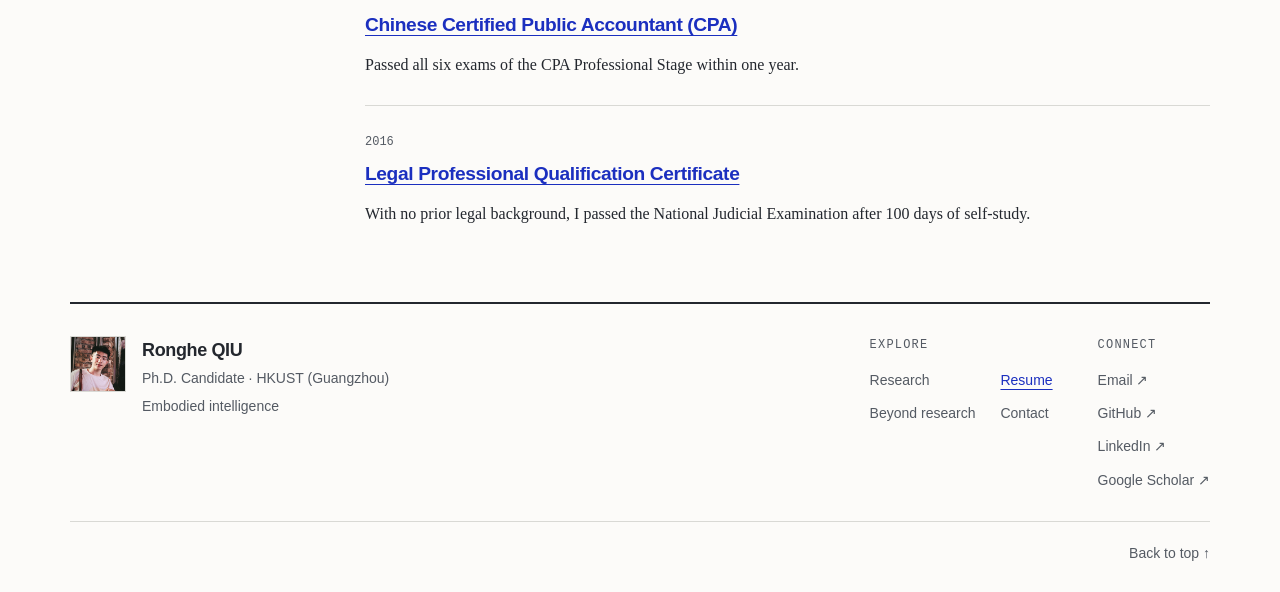
<file: resume.html>
<!doctype html>
<html lang="en">
<head>
  <meta charset="utf-8">
  <meta name="viewport" content="width=device-width, initial-scale=1">
  <title>Resume | Ronghe QIU</title>
  <meta name="description" content="Education, work experience, and qualifications of Ronghe QIU.">
  <meta name="author" content="Ronghe QIU">
  <link rel="canonical" href="https://connerqiu.github.io/resume.html">
  <link rel="stylesheet" href="assets/styles.css">
</head>
<body class="page-resume">
  <a class="skip-link" href="#main">Skip to content</a>
  <header class="site-header"><div class="header-inner">
    <a class="wordmark" href="index.html" aria-label="Ronghe QIU home">RQ<span class="wordmark-dot">.</span></a>
    <nav class="site-nav" aria-label="Main navigation"><a href="index.html">Research</a><a href="resume.html" aria-current="page">Resume</a><a href="beyond.html">Beyond research</a><a href="contact.html">Contact</a></nav>
  </div></header>
  <main id="main" class="site-main">
      <header class="page-heading"><div><p class="eyebrow">BACKGROUND &amp; EXPERIENCE</p><h1>Resume</h1>
        <p class="page-lede">My education, work experience, and professional qualifications.</p></div></header>
      <div class="resume-layout">
        <nav class="resume-nav" aria-label="Resume sections"><span class="eyebrow">ON THIS PAGE</span>
          <a href="#education"><span>01</span> Education</a>
          <a href="#experience"><span>02</span> Work Experience</a><a href="#certifications"><span>03</span> Certifications</a></nav>
        <div class="resume-content">
          <section id="education"><div class="section-heading"><h2><span class="section-number">01</span>Education</h2><span class="section-note"></span></div><article class="resume-entry"><span class="entry-date">Sep 2024 — Present</span>
        <h3>Ph.D. in Artificial Intelligence</h3><p class="organization"><a href="https://www.hkust-gz.edu.cn/" class="" target="_blank" rel="noopener noreferrer">Hong Kong University of Science and Technology (Guangzhou)</a></p>
        <p class="entry-location">Guangzhou, China</p></article><article class="resume-entry"><span class="entry-date">Sep 2022 — Sep 2024</span>
        <h3>M.Phil. in Artificial Intelligence</h3><p class="organization"><a href="https://www.hkust-gz.edu.cn/" class="" target="_blank" rel="noopener noreferrer">Hong Kong University of Science and Technology (Guangzhou)</a></p>
        <p class="entry-location">Guangzhou, China</p></article><article class="resume-entry"><span class="entry-date">Sep 2013 — Jul 2017</span>
        <h3>Bachelor of Finance</h3><p class="organization"><a href="https://www.sysu.edu.cn/sysuen/" class="" target="_blank" rel="noopener noreferrer">Sun Yat-Sen University</a></p>
        <p class="entry-location">Guangzhou, China</p></article></section>
          <section id="experience"><div class="section-heading"><h2><span class="section-number">02</span>Work Experience</h2><span class="section-note"></span></div><article class="resume-entry"><span class="entry-date">Oct 2019 — Apr 2021</span>
        <h3>Project Manager</h3><p class="organization">Jinshi Capital <span>· Guangzhou, China</span></p>
        <ul class="detail-list"><li>Led a team providing U.S. capital market IPO services, including reporting, internal control examination, and operating results analysis.</li><li>Provided financial due diligence for acquisitions and investments, and offered investment advice.</li><li>Managed client relationships and expanded the client base.</li></ul></article><article class="resume-entry"><span class="entry-date">Oct 2017 — Oct 2019</span>
        <h3>Senior Auditor</h3><p class="organization"><a href="https://www.pwccn.com/en.html" class="" target="_blank" rel="noopener noreferrer">PricewaterhouseCoopers</a> <span>· Guangzhou, China</span></p>
        <ul class="detail-list"><li>Provided audit services for clients listed in different capital markets under tight schedules.</li><li>Identified significant audit risks and designed procedures to address them.</li></ul></article></section>
          <section id="certifications"><div class="section-heading"><h2><span class="section-number">03</span>Certifications</h2><span class="section-note"></span></div>
            <article class="resume-entry"><span class="entry-date">2018</span><h3><a href="https://www.cicpa.org.cn/ztzl1/exam/" class="" target="_blank" rel="noopener noreferrer">Chinese Certified Public Accountant (CPA)</a></h3><p class="certification-description">Passed all six exams of the CPA Professional Stage within one year.</p></article><article class="resume-entry"><span class="entry-date">2016</span><h3><a href="https://www.chinalaw.gov.cn/pub/sfbgw/jgsz/jgszzsdw/zsdwgjsfkszx/index.html" class="" target="_blank" rel="noopener noreferrer">Legal Professional Qualification Certificate</a></h3><p class="certification-description">With no prior legal background, I passed the National Judicial Examination after 100 days of self-study.</p></article>
          </section>
        </div>
      </div></main>
  <footer id="footer" class="site-footer">
    <div class="footer-top">
      <div class="footer-identity">
        <img class="footer-portrait" src="assets/images/portrait.jpg" alt="" width="56" height="56" loading="lazy">
        <div><a class="footer-name" href="index.html">Ronghe QIU</a>
          <p class="footer-role">Ph.D. Candidate · HKUST (Guangzhou)</p>
          <p class="footer-description">Embodied intelligence</p></div>
      </div>
      <nav class="footer-navigation" aria-label="Footer navigation"><span class="footer-label">Explore</span><div class="footer-links"><a href="index.html">Research</a><a href="resume.html" aria-current="page">Resume</a><a href="beyond.html">Beyond research</a><a href="contact.html">Contact</a></div></nav>
      <nav class="footer-connect" aria-label="Contact and social links"><span class="footer-label">Connect</span><div class="footer-social">
        <a href="mailto:rqiu683@connect.hkust-gz.edu.cn" class="">Email ↗</a><a href="https://github.com/ConnerQiu" class="" target="_blank" rel="noopener noreferrer">GitHub ↗</a><a href="https://www.linkedin.com/in/conner-qiu-98a81833a/" class="" target="_blank" rel="noopener noreferrer">LinkedIn ↗</a><a href="https://scholar.google.com/citations?user=QOwOHZMAAAAJ&amp;hl=en" class="" target="_blank" rel="noopener noreferrer">Google Scholar ↗</a></div></nav>
    </div>
    <div class="footer-bottom"><a href="#main">Back to top ↑</a></div>
  </footer>
</body>
</html>
</file>
<file: assets/styles.css>
:root {
  --background: #f2f1ec;
  --paper: #fcfbf9;
  --ink: #23272e;
  --muted: #545a63;
  --accent: #1b2fbf;
  --line: #d9d9d5;
  --display: "Helvetica Neue", Helvetica, Arial, sans-serif;
  --body: Georgia, "Times New Roman", serif;
  --mono: "SFMono-Regular", Consolas, "Liberation Mono", monospace;
}
* { box-sizing: border-box; }
html { scroll-behavior: smooth; scroll-padding-top: 110px; }
body { margin: 0; background: var(--paper); color: var(--ink); font: 1rem/1.65 var(--body); -webkit-font-smoothing: antialiased; }
::selection { background: #dce0ff; color: #101c80; }
a { color: var(--accent); text-decoration-thickness: 1px; text-underline-offset: 4px; }
a:hover { color: #101c80; text-decoration: underline; }
a:focus-visible, button:focus-visible { outline: 2px solid var(--accent); outline-offset: 5px; }
h1, h2, h3, p, figure { margin: 0; }
h1, h2, h3 { font-family: var(--display); }
img { max-width: 100%; display: block; }
.skip-link { position: fixed; top: -80px; left: 16px; z-index: 20; padding: 10px 20px; background: var(--paper); }
.skip-link:focus { top: 10px; }
.site-header { position: sticky; top: 0; z-index: 10; border-bottom: 1px solid var(--line); background: var(--background); }
.header-inner { max-width: 1220px; margin: auto; min-height: 77px; padding: 0 40px; display: flex; align-items: center; justify-content: space-between; gap: 32px; }
.wordmark { color: var(--ink); font: 800 1.8rem/1 var(--display); letter-spacing: -.09em; text-decoration: none; }
.wordmark-dot { color: var(--accent); }
.site-nav { display: flex; align-items: stretch; gap: 32px; flex-wrap: wrap; }
.site-nav a { padding: 25px 0 22px; border-bottom: 3px solid transparent; color: var(--muted); font: 500 .875rem/1.8 var(--display); text-decoration: none; }
.site-nav a:hover { color: var(--accent); }
.site-nav a[aria-current="page"] { color: var(--accent); border-bottom-color: var(--accent); }
.site-main { max-width: 1220px; padding: 48px 40px 74px; margin: auto; min-height: calc(100vh - 185px); }
.intro { display: grid; grid-template-columns: minmax(0, 1fr) 224px; align-items: start; gap: 80px; padding-bottom: 32px; }
.eyebrow { font: 500 .75rem/1.5 var(--mono); letter-spacing: .13em; color: var(--accent); margin-bottom: 14px; }
h1 { font-size: clamp(2.6rem, 5vw, 4rem); line-height: 1.06; font-weight: 700; letter-spacing: -.055em; }
.alias { font: italic 1.5rem/1.2 var(--body); letter-spacing: -.02em; color: var(--muted); white-space: nowrap; }
.role-line { margin: 12px 0 18px; font: 500 .875rem/1.6 var(--display); color: var(--muted); }
.role-line span { padding: 0 8px; }
.bio { max-width: 760px; font-size: 1.0625rem; line-height: 1.65; margin-bottom: 12px; }
.interest-list { display: flex; flex-wrap: wrap; gap: 6px 18px; list-style: none; padding: 0; margin: 18px 0 19px; color: var(--muted); font: .875rem/1.5 var(--display); }
.interest-list li { border-bottom: 1px solid var(--line); padding-bottom: 3px; }
.intro-links { display: flex; flex-wrap: wrap; gap: 23px; font: 500 .875rem/1.6 var(--display); }
.intro-links a { text-decoration: none; }
.intro-links a:hover { text-decoration: underline; }
.portrait { padding-top: 3px; }
.portrait img { width: 100%; height: auto; aspect-ratio: 4 / 5; object-fit: cover; object-position: center; }
.portrait-placeholder { aspect-ratio: 4 / 5; border: 1px solid #d5d6da; background: #eeefed; display: flex; flex-direction: column; justify-content: space-between; padding: 19px; }
.portrait-label { font: .75rem/1.5 var(--mono); letter-spacing: .05em; color: var(--muted); }
.portrait-initials { color: #9ca4b6; font: 600 5.2rem/1 var(--display); letter-spacing: -.09em; align-self: center; }
.portrait-initials span { color: var(--accent); }
.portrait-pending { color: var(--muted); font: .75rem/1.5 var(--display); }
figcaption { margin-top: 9px; font: .75rem/1.5 var(--mono); color: var(--muted); }
.home-jumps { display: flex; gap: 23px; align-items: center; padding: 13px 0; border-top: 1px solid var(--line); border-bottom: 1px solid var(--line); font: .875rem/1.5 var(--display); }
.home-jumps > span { color: var(--muted); font: .75rem/1.5 var(--mono); letter-spacing: .06em; margin-right: auto; }
.home-jumps a { text-decoration: none; }
.count { color: var(--muted); font-family: var(--mono); font-size: .75rem; margin-left: 6px; }
.news-section { padding-top: 29px; padding-bottom: 24px; }
.section-heading { display: flex; flex-wrap: wrap; align-items: baseline; justify-content: space-between; gap: 8px 20px; margin-bottom: 15px; }
.section-heading h2 { display: flex; align-items: baseline; gap: 17px; font-size: 1.65rem; line-height: 1.3; font-weight: 600; letter-spacing: -.04em; }
.section-number { color: var(--accent); font: .75rem/1.5 var(--mono); letter-spacing: 0; }
.section-note { color: var(--muted); font: .75rem/1.5 var(--mono); }
.news-list { list-style: none; padding: 0 0 0 33px; margin: 0; }
.news-list li { display: grid; grid-template-columns: 100px minmax(0, 1fr); gap: 15px; padding: 5px 0; }
.news-date { color: var(--muted); font: .75rem/1.75 var(--mono); padding-top: 3px; }
.news-list p { font-size: 1rem; }
.publications-section { border-top: 1px solid var(--line); padding-top: 27px; }
.publication { display: grid; grid-template-columns: 224px minmax(0, 1fr); gap: 30px; padding: 23px 0; border-bottom: 1px solid var(--line); }
.publication-year { color: var(--muted); font: .875rem/1.5 var(--mono); padding-top: 1px; }
.publication-meta { display: flex; flex-wrap: wrap; gap: 10px; align-items: center; margin-bottom: 8px; font: 500 .875rem/1.5 var(--display); }
.venue { color: var(--accent); }
.submission { font-size: .875rem; color: #875000; background: #f4ead7; padding: 1px 8px; }
.publication h3 { max-width: 910px; font-size: 1.125rem; font-weight: 600; line-height: 1.45; letter-spacing: -.014em; }
.publication h3 a { color: var(--ink); text-decoration: none; }
.publication h3 a:hover { color: var(--accent); text-decoration: underline; }
.authors { margin: 8px 0 7px; font: .875rem/1.7 var(--display); color: var(--muted); }
.authors strong { font-weight: 600; color: var(--ink); }
.paper-link { display: inline-block; font: 500 .875rem/1.5 var(--display); text-decoration: none; padding: 3px 0; }
.research-projects { padding-top: 30px; margin-top: 8px; }
.research-projects .section-heading { margin-bottom: 25px; }
.research-project { padding-left: 33px; }
.site-footer { max-width: 1140px; margin: 0 auto; padding: 32px 0 24px; border-top: 2px solid var(--ink); color: var(--muted); font: .875rem/1.6 var(--display); }
.footer-top { display: grid; grid-template-columns: minmax(0, 1fr) auto auto; gap: 45px; }
.footer-identity { display: flex; align-items: flex-start; gap: 16px; min-width: 0; }
.footer-portrait { width: 56px; height: 56px; object-fit: cover; border: 1px solid var(--line); }
.footer-name { color: var(--ink); font-size: 1.125rem; font-weight: 600; text-decoration: none; letter-spacing: -.02em; }
.footer-role { margin-top: 3px; }
.footer-description { margin-top: 5px; }
.footer-label { display: block; color: var(--muted); font: .75rem/1.5 var(--mono); text-transform: uppercase; letter-spacing: .1em; margin-bottom: 12px; }
.footer-links { display: grid; grid-template-columns: repeat(2, auto); gap: 5px 25px; }
.footer-social { display: flex; flex-direction: column; gap: 5px; }
.footer-links a, .footer-social a, .footer-bottom a { color: var(--muted); text-decoration: none; padding: 3px 0; }
.footer-links a[aria-current="page"] { color: var(--accent); text-decoration: underline; }
.footer-links a:hover, .footer-social a:hover, .footer-bottom a:hover { color: var(--accent); text-decoration: underline; }
.footer-bottom { display: flex; justify-content: flex-end; flex-wrap: wrap; gap: 12px; border-top: 1px solid var(--line); margin-top: 27px; padding-top: 17px; }
.page-heading { display: flex; justify-content: space-between; align-items: flex-end; gap: 25px; padding: 10px 0 40px; border-bottom: 1px solid var(--line); margin-bottom: 42px; }
.page-heading h1 { font-size: clamp(2.6rem, 5.5vw, 4.4rem); }
.page-lede { color: var(--muted); font-size: 1.125rem; line-height: 1.7; margin-top: 21px; }
.outline-link { display: inline-block; border: 1px solid #737780; padding: 11px 18px; font: 500 .875rem/1.5 var(--display); text-decoration: none; white-space: nowrap; }
.outline-link:hover { background: #e9ecfc; }
.resume-layout { display: grid; grid-template-columns: 230px minmax(0, 1fr); gap: 65px; }
.resume-nav { position: sticky; top: 113px; align-self: start; display: flex; flex-direction: column; gap: 5px; }
.resume-nav .eyebrow { color: var(--muted); margin-bottom: 11px; }
.resume-nav a { display: flex; gap: 12px; padding: 7px 0; color: var(--ink); font: .875rem/1.6 var(--display); text-decoration: none; }
.resume-nav a:hover { color: var(--accent); text-decoration: underline; }
.resume-nav a span { color: var(--accent); font: .75rem/1.9 var(--mono); }
.resume-content > section { padding-bottom: 30px; margin-bottom: 30px; border-bottom: 1px solid var(--line); }
.resume-content > section:last-child { margin-bottom: 0; padding-bottom: 0; border-bottom: none; }
.resume-content .section-heading { margin-bottom: 27px; }
.resume-entry { padding-bottom: 27px; margin-bottom: 27px; border-bottom: 1px solid var(--line); }
.resume-entry:last-child { padding-bottom: 0; margin-bottom: 0; border-bottom: none; }
.entry-date { display: block; color: var(--muted); font: .75rem/1.6 var(--mono); margin-bottom: 8px; }
.resume-entry h3 { font-size: 1.2rem; font-weight: 600; line-height: 1.45; letter-spacing: -.02em; }
.organization { margin-top: 6px; font: 500 1rem/1.6 var(--display); }
.organization span { color: var(--muted); font-weight: 400; }
.entry-location { font: .875rem/1.6 var(--display); color: var(--muted); margin-top: 4px; }
.detail-list { padding-left: 19px; margin: 15px 0 0; }
.detail-list li { padding-left: 3px; margin-bottom: 7px; }
.detail-list li::marker { color: var(--accent); }
.tools { font: .75rem/1.6 var(--mono); color: var(--muted); margin-top: 16px; }
.award-description { margin-top: 13px; }
.certification-description { margin-top: 13px; }
.small-heading { font-size: 1rem; font-weight: 500; margin: 28px 0 16px; }
.blue-period { color: var(--accent); }
.page-contact .site-main { display: flex; align-items: center; justify-content: center; width: 100%; }
.contact-page { width: 100%; padding: 40px 0; max-width: 900px; margin: 0 auto; text-align: center; }
.contact-page h1 { font-size: clamp(3rem, 7vw, 6rem); letter-spacing: -.065em; }
.contact-intro { margin-top: 26px; font-size: 1.25rem; color: var(--muted); }
.contact-email { display: inline-flex; max-width: 100%; align-items: center; gap: 18px; margin: 36px 0 40px; padding: 18px 28px; border: 1px solid var(--line); border-radius: 8px; color: var(--accent); text-align: left; text-decoration: none; background: var(--paper); }
.contact-email:hover, .contact-email:focus-visible { color: var(--accent); border-color: var(--accent); background: #f0f2fc; text-decoration: none; }
.contact-email-icon { flex-shrink: 0; }
.contact-email-text { display: flex; flex-direction: column; gap: 3px; min-width: 0; }
.contact-email-label { font: 600 1.125rem/1.4 var(--display); }
.contact-email-address { color: var(--muted); font: .9375rem/1.5 var(--display); overflow-wrap: anywhere; }
.contact-other { display: flex; flex-direction: column; align-items: center; gap: 8px; }
.contact-other .eyebrow { color: var(--muted); }
.contact-other > div { display: flex; justify-content: center; flex-wrap: wrap; gap: 25px; font: .875rem/1.6 var(--display); }
.contact-other a { text-decoration: none; }
.contact-other a:hover { text-decoration: underline; }
.contact-location { margin-top: 55px; color: var(--muted); font: .875rem/1.7 var(--display); }

/* Publication figures stay intact; personal photographs use a 4:3 gallery frame. */
.publication-visual { min-width: 0; }
.publication-year { min-height: 22px; margin-bottom: 8px; }
.publication-figure { display: flex; aspect-ratio: 8 / 5; width: 100%; align-items: center; justify-content: center; background: #fff; border: 1px solid var(--line); padding: 9px; }
.publication-figure img { width: 100%; height: 100%; object-fit: contain; }
.publication-figure:hover { border-color: var(--accent); }
.figure-pending { flex-direction: column; gap: 9px; background: var(--background); color: var(--muted); font: .875rem/1.5 var(--display); }
.figure-pending small { font: .75rem/1.5 var(--mono); }
.publication-links { display: flex; flex-wrap: wrap; gap: 5px 21px; }
.links-pending { margin-top: 10px; color: var(--muted); font: .875rem/1.5 var(--display); }
.accepted { color: var(--accent); background: #eceefb; padding: 1px 8px; }
.gallery-section { padding-bottom: 46px; margin-bottom: 36px; border-bottom: 1px solid var(--line); }
.gallery-heading { margin-bottom: 28px; }
.gallery-heading h2, .meditation-section h2 { font-size: 2rem; line-height: 1.25; letter-spacing: -.04em; font-weight: 500; }
.gallery-heading .eyebrow { margin-bottom: 9px; }
.gallery-grid { display: grid; gap: 45px 40px; }
.hiking-gallery { grid-template-columns: repeat(2, minmax(0, 1fr)); }
.sports-gallery { grid-template-columns: repeat(4, minmax(0, 1fr)); gap: 24px; }
.gallery-item { min-width: 0; }
.gallery-image { aspect-ratio: 4 / 3; background: #eeede9; border: 1px solid #dfded8; }
.gallery-image img { width: 100%; height: 100%; object-fit: cover; }
.gallery-image--contain img { object-fit: contain; }
.gallery-blank { width: 100%; height: 100%; }
.gallery-item figcaption { margin-top: 17px; color: var(--ink); font: 1rem/1.65 var(--body); }
.gallery-meta { display: flex; gap: 17px; color: var(--muted); font: .75rem/1.5 var(--mono); margin-bottom: 8px; }
.gallery-meta > span:first-child { color: var(--accent); }
.gallery-item h3 { font: 500 1.25rem/1.4 var(--display); letter-spacing: -.025em; margin-bottom: 8px; }
.gallery-item figcaption p { color: var(--muted); max-width: 48ch; }
.sports-gallery .gallery-item h3 { font-size: 1.125rem; }
.meditation-section { display: grid; grid-template-columns: 1fr 2fr; gap: 65px; padding: 4px 0 18px; }
.meditation-copy { max-width: 670px; font-size: 1.125rem; }
.meditation-copy p + p { margin-top: 20px; }

@media (max-width: 1220px) { .site-footer { margin: 0 40px; } }
@media (max-width: 900px) {
  .footer-top { grid-template-columns: minmax(0, 1fr) auto; gap: 25px 35px; }
  .footer-identity { grid-column: 1 / -1; }
  .intro { gap: 35px; grid-template-columns: minmax(0, 1fr) 190px; }
  .alias { display: block; margin-top: 10px; font-size: 1.25rem; }
  .site-nav { gap: 24px; }
  .publication { grid-template-columns: 180px minmax(0, 1fr); gap: 25px; }
  .sports-gallery { grid-template-columns: repeat(2, minmax(0, 1fr)); }
  .gallery-grid { column-gap: 25px; }
  .resume-layout { grid-template-columns: 185px minmax(0, 1fr); gap: 30px; }
}
@media (max-width: 640px) {
  html { scroll-padding-top: 130px; }
  .header-inner { min-height: 90px; padding: 15px 22px 0; gap: 10px; flex-wrap: wrap; }
  .wordmark { font-size: 1.55rem; }
  .site-nav { width: 100%; justify-content: space-between; gap: 5px 12px; }
  .site-nav a { padding: 7px 0 10px; font-size: .875rem; }
  .site-main { padding: 32px 22px 46px; }
  .intro { grid-template-columns: 1fr; gap: 24px; }
  .alias { display: inline; font-size: 1.25rem; }
  .portrait { width: 156px; }
  .portrait-placeholder { padding: 13px; }
  .portrait-initials { font-size: 3.5rem; }
  .bio { font-size: 1rem; }
  .home-jumps { gap: 18px; flex-wrap: wrap; }
  .home-jumps > span { width: 100%; }
  .news-list { padding: 0; }
  .news-list li { grid-template-columns: 82px minmax(0, 1fr); gap: 12px; padding: 8px 0; }
  .publication { grid-template-columns: 1fr; gap: 7px; padding: 23px 0; }
  .publication-year:empty { display: none; }
  .publication-visual { max-width: 280px; width: 100%; margin-bottom: 12px; }
  .hiking-gallery { grid-template-columns: 1fr; }
  .sports-gallery { grid-template-columns: repeat(2, minmax(0, 1fr)); gap: 25px 18px; }
  .gallery-item h3 { font-size: 1.125rem; }
  .meditation-section { grid-template-columns: 1fr; gap: 23px; }
  .meditation-copy { font-size: 1rem; }
  .publication h3 { font-size: 1.0625rem; }
  .section-heading h2 { font-size: 1.5rem; }
  .section-note { padding-left: 33px; }
  .site-footer { margin: 0 22px; }
  .footer-top { grid-template-columns: minmax(0, 1fr); gap: 25px; }
  .footer-identity { grid-column: auto; }
  .footer-links { grid-template-columns: repeat(2, minmax(0, 1fr)); }
  .footer-social { flex-direction: row; flex-wrap: wrap; gap: 8px 24px; }
  .page-heading { display: block; margin-bottom: 29px; padding-bottom: 26px; }
  .page-heading .outline-link { margin-top: 20px; }
  .page-lede { font-size: 1.0625rem; }
  .resume-layout { display: block; }
  .resume-nav { position: static; flex-flow: row wrap; gap: 0 20px; padding-bottom: 24px; margin-bottom: 28px; border-bottom: 1px solid var(--line); }
  .resume-nav .eyebrow { width: 100%; }
  .resume-nav a { gap: 6px; }
  .resume-entry h3 { font-size: 1.125rem; }
  .contact-page { padding-top: 20px; }
  .contact-intro { font-size: 1.125rem; }
  .contact-email { gap: 14px; padding: 16px 20px; margin-top: 30px; }
  .contact-other { display: block; }
  .contact-other .eyebrow { display: block; }
  .contact-other > div { gap: 20px; }
  .desktop-break { display: none; }
}
@media (prefers-reduced-motion: reduce) { html { scroll-behavior: auto; } }
@media print {
  html { scroll-padding-top: 0; }
  body { background: white; font-size: 11pt; }
  .site-header, .site-footer, .skip-link, .home-jumps, .resume-nav, .outline-link { display: none; }
  .site-main { max-width: none; margin: 0; padding: 0; }
  .resume-layout { display: block; }
  .page-heading { padding-top: 0; margin-bottom: 24px; }
  .page-heading h1 { font-size: 32pt; }
  .page-lede { font-size: 12pt; }
  .resume-entry, .publication { break-inside: avoid; }
  .resume-content > section { margin-bottom: 18px; padding-bottom: 18px; }
  a { color: var(--ink); }
  .submission { border: 1px solid #875000; }
}
</file>
